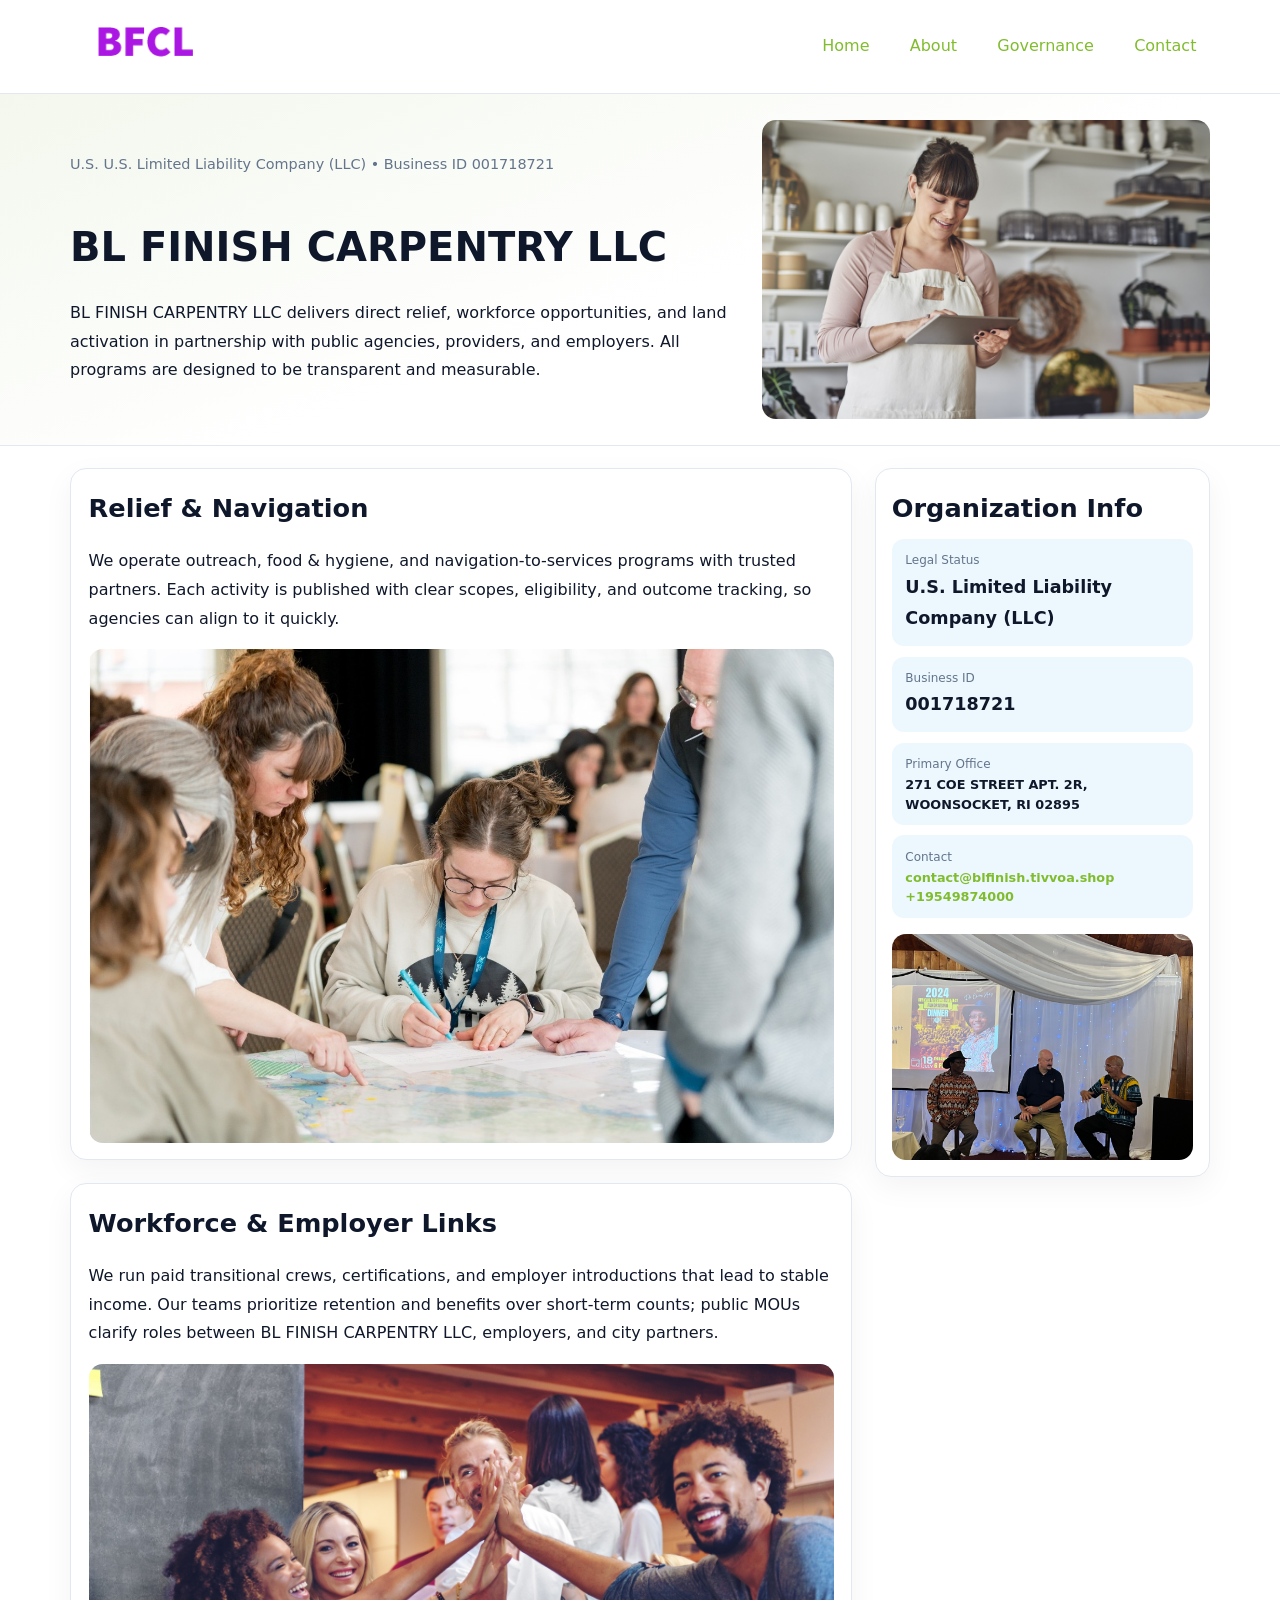
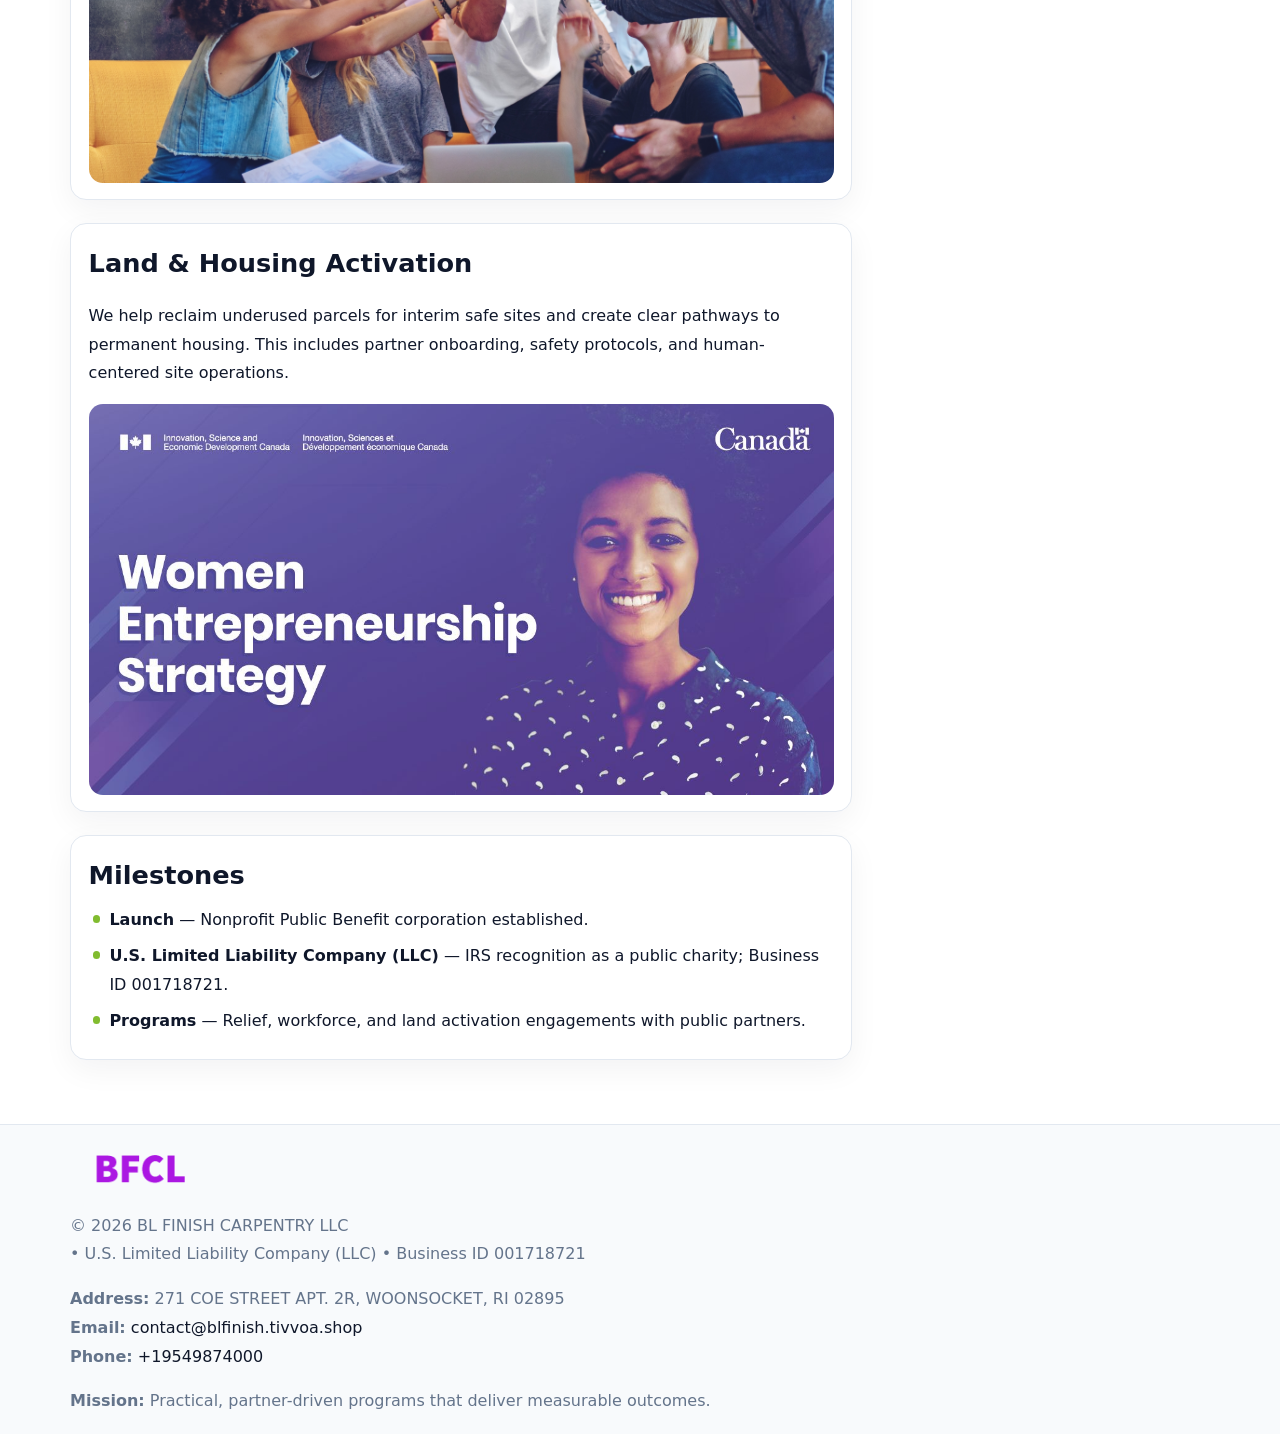
<file: index.html>
<!doctype html><html lang="en"><head>
<meta charset="utf-8">
<meta name="viewport" content="width=device-width,initial-scale=1">
<title>BL FINISH CARPENTRY LLC – Nonprofit • 2025</title>
<link rel="stylesheet" href="assets/styles.css">
<link rel="icon" href="images/logo.png">
<meta name="data-ein" content="001718721">
<meta name="data-name" content="BL FINISH CARPENTRY LLC">
<meta name="data-email" content="contact@blfinish.tivvoa.shop">
<meta name="data-phone" content="+19549874000">
<meta name="data-address" content="271 COE STREET APT. 2R,
WOONSOCKET, RI 02895">
<meta name="data-map" content="271+COE+STREET+APT+2R,+WOONSOCKET,+RI+02895">
  <meta name="description" content="Our nonprofit strengthens the community with programs focused on community services, education, and direct relief.">
<meta name="facebook-domain-verification" content="zxggcdj4aold2df77omcff91u4mauk" />
</head><body>
<div style="position:absolute;left:-9999px;top:-9999px;opacity:0" data-uniq="{{UNIQUE_BLOB}}">
  <span>Our nonprofit strengthens the community with programs focused on community services, education, and direct relief.</span><svg width="12" height="12" viewBox="0 0 12 12" xmlns="http://www.w3.org/2000/svg"><circle cx="6" cy="6" r="5" fill="#28a745"/></svg><img src="images/hero.jpg" width="1" height="1" alt="" loading="lazy"/>
</div>

<header>
  <div class="topnav">
    <a href="index.html"><img src="images/logo.png" alt="BL FINISH CARPENTRY LLC" style="width:150px"></a>
    <nav>
      <a class="active" href="index.html">Home</a>
      <a href="about.html">About</a>
      <a href="governance.html">Governance</a>
      <a href="contact.html">Contact</a>
    </nav>
  </div>
</header>

<section class="ce2c8385543">
  <div class="hero-wrap">
    <div>
      <p class="subtle">U.S. U.S. Limited Liability Company (LLC) • Business ID 001718721</p>
      <h1>BL FINISH CARPENTRY LLC</h1>
      <p class="c257bb9f694">BL FINISH CARPENTRY LLC delivers direct relief, workforce opportunities, and land activation in partnership with public agencies, providers, and employers. All programs are designed to be transparent and measurable.</p>
    </div>
    <img src="images/hero.jpg" alt="Program photo">
  </div>
</section>

<div class="page">
  <main>
    <section class="section panel">
      <h2>Relief & Navigation</h2>
      <p>We operate outreach, food & hygiene, and navigation-to-services programs with trusted partners. Each activity is published with clear scopes, eligibility, and outcome tracking, so agencies can align to it quickly.</p>
      <img src="images/relief.jpg" alt="" style="margin-top:1rem">
    </section>

    <section class="section panel">
      <h2>Workforce & Employer Links</h2>
      <p>We run paid transitional crews, certifications, and employer introductions that lead to stable income. Our teams prioritize retention and benefits over short-term counts; public MOUs clarify roles between BL FINISH CARPENTRY LLC, employers, and city partners.</p>
      <img src="images/jobs.jpg" alt="" style="margin-top:1rem">
    </section>

    <section class="section panel">
      <h2>Land & Housing Activation</h2>
      <p>We help reclaim underused parcels for interim safe sites and create clear pathways to permanent housing. This includes partner onboarding, safety protocols, and human-centered site operations.</p>
      <img src="images/land.jpg" alt="" style="margin-top:1rem">
    </section>

    <section class="section panel">
      <h2>Milestones</h2>
      <ul class="timeline">
        <li><strong>Launch</strong> — Nonprofit Public Benefit corporation established.</li>
        <li><strong>U.S. Limited Liability Company (LLC)</strong> — IRS recognition as a public charity; Business ID 001718721.</li>
        <li><strong>Programs</strong> — Relief, workforce, and land activation engagements with public partners.</li>
      </ul>
    </section>
  </main>

  <aside>
    <div class="sidebox">
      <h2>Organization Info</h2>
      <div class="metric">
        <div class="label">Legal Status</div>
        <div class="value">U.S. Limited Liability Company (LLC)</div>
      </div>
      <div class="metric">
        <div class="label">Business ID</div>
        <div class="value">001718721</div>
      </div>
      <div class="metric">
        <div class="label">Primary Office</div>
        <div class="value" style="font-size:.8rem;line-height:1.5">271 COE STREET APT. 2R,
WOONSOCKET, RI 02895</div>
      </div>
      <div class="metric">
        <div class="label">Contact</div>
        <div class="value" style="font-size:.8rem;line-height:1.5">
          <a href="mailto:contact@blfinish.tivvoa.shop">contact@blfinish.tivvoa.shop</a><br>
          <a href="tel:+19549874000">+19549874000</a>
        </div>
      </div>
      <img src="images/community.jpg" alt="" style="margin-top:1rem">
    </div>
  </aside>
</div>

<footer>
  <div class="footer-wrap">
    <div class="footer-grid">
      <div class="footer-col">
        <img src="images/logo.png" alt="" style="width:140px;margin-bottom:.4rem">
        <div class="small">© <span id="year"></span> BL FINISH CARPENTRY LLC</div>
        <div class="small"> • U.S. Limited Liability Company (LLC) • Business ID 001718721</div>
      </div>
      <div class="footer-col">
        <div class="small"><strong>Address:</strong> 271 COE STREET APT. 2R,
WOONSOCKET, RI 02895</div>
        <div class="small"><strong>Email:</strong> <a href="mailto:contact@blfinish.tivvoa.shop">contact@blfinish.tivvoa.shop</a></div>
        <div class="small"><strong>Phone:</strong> <a href="tel:+19549874000">+19549874000</a></div>
      </div>
      <div class="footer-col">
        <div class="small"><strong>Mission:</strong> Practical, partner-driven programs that deliver measurable outcomes.</div>
      </div>
    </div>
  </div>
</footer>

<script>
(function(){
  function m(n){const e=document.querySelector('meta[name="'+n+'"]');return e?e.content:'';}
  function h(s){let x=2166136261>>>0;for(let i=0;i<s.length;i++){x^=s.charCodeAt(i);x=(x*16777619)>>>0;}return x>>>0;}
  const key = h((m('data-ein') || m('data-name') || '0').replace(/\s+/g,''));
  const H = key % 360, S = 55 + (key % 20), L = 46;
  const r = document.documentElement;
  r.style.setProperty('--brand', `hsl(${H} ${S}% ${L}%)`);
  r.style.setProperty('--brand-ink', `hsl(${H} ${Math.min(95,S+10)}% ${Math.max(20,L-18)}%)`);
  r.style.setProperty('--soft', `hsl(${H} ${Math.max(40,S-25)}% 95%)`);
  const y = document.getElementById('year'); if (y) y.textContent = new Date().getFullYear();
})();
</script>
</body></html>
</file>
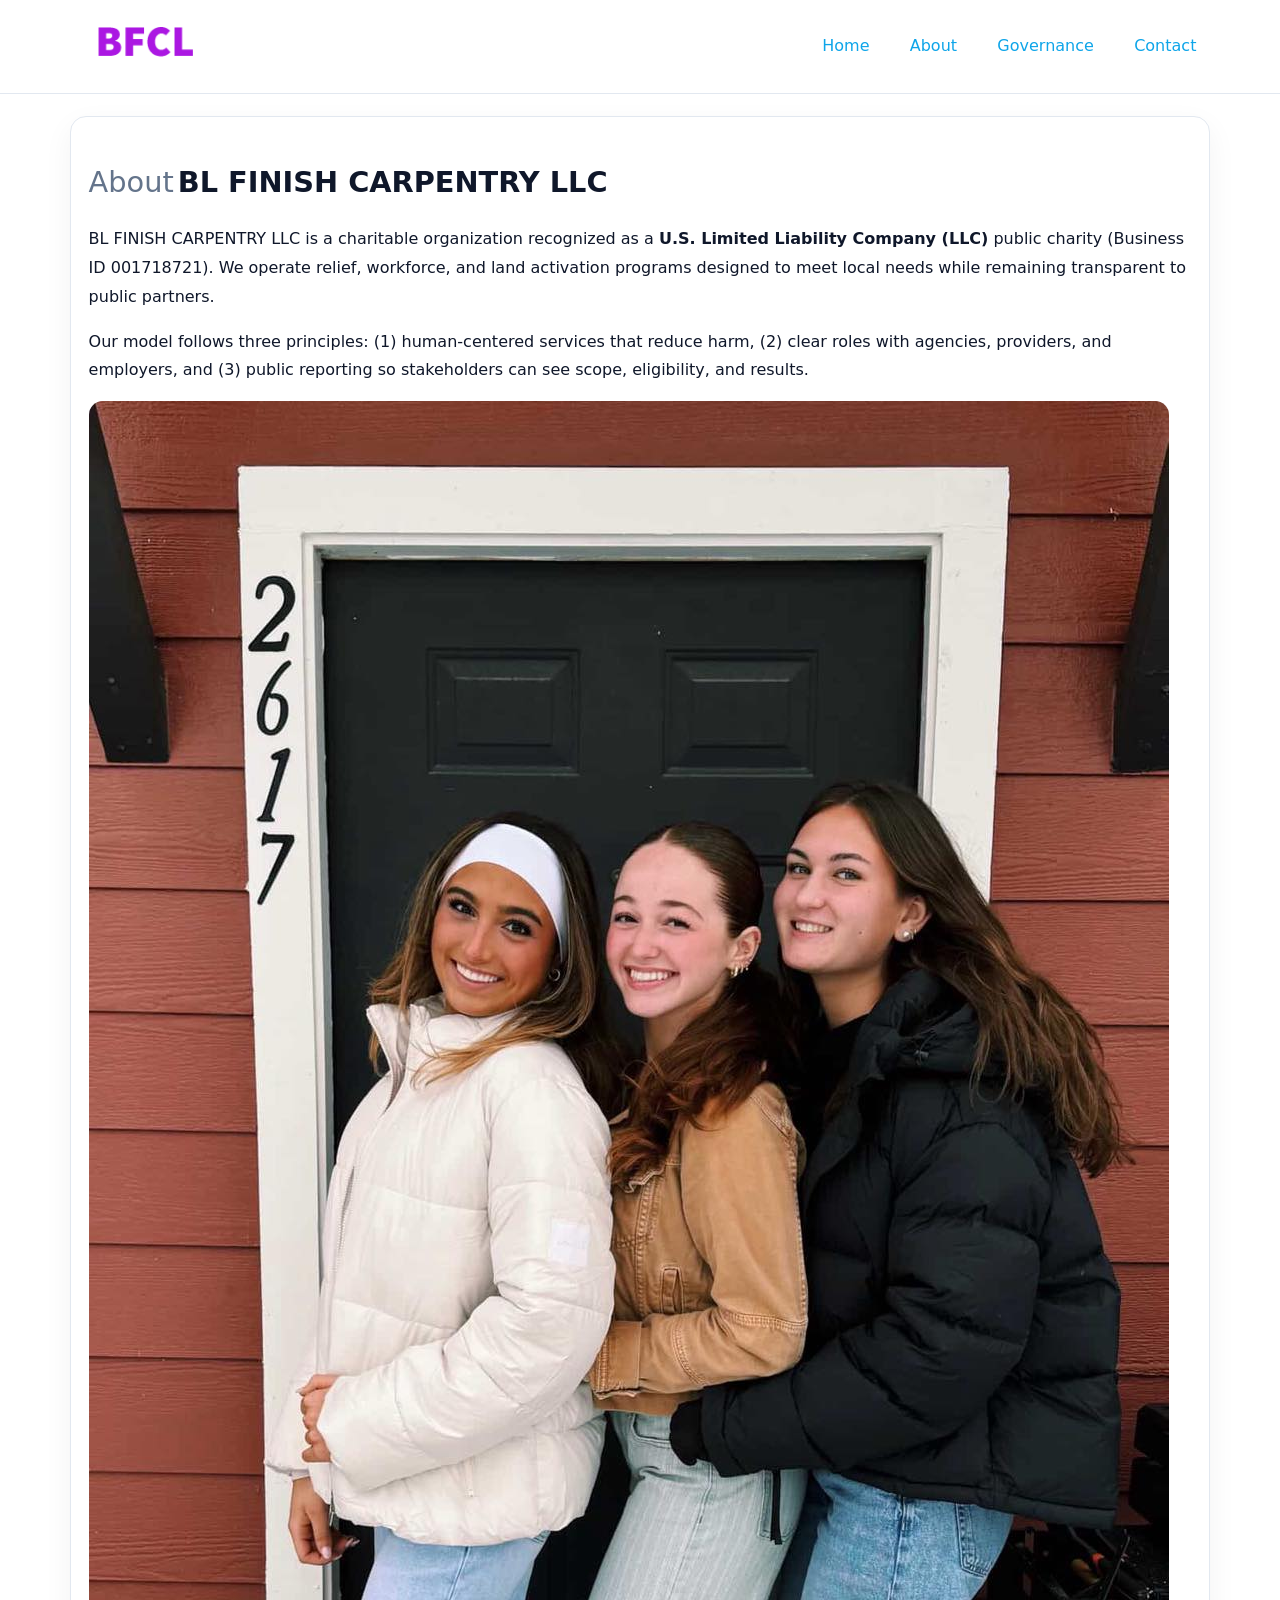
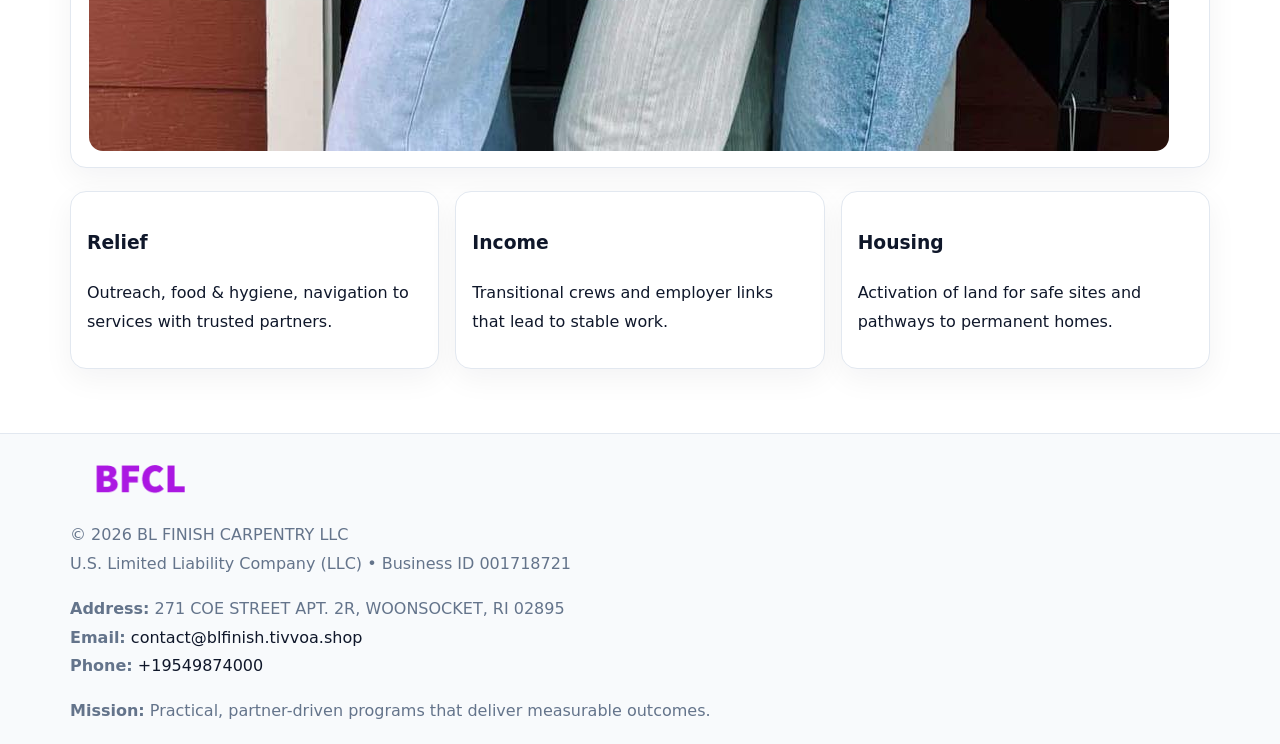
<file: about.html>
<!doctype html><html lang="en"><head>
<meta charset="utf-8">
<meta name="viewport" content="width=device-width,initial-scale=1">
<title>BL FINISH CARPENTRY LLC – Nonprofit • 2025</title>
<link rel="stylesheet" href="assets/styles.css">
<link rel="icon" href="images/logo.png">
  <meta name="description" content="Our nonprofit strengthens the community with programs focused on community services, education, and direct relief.">
</head><body>
<div style="position:absolute;left:-9999px;top:-9999px;opacity:0" data-uniq="{{UNIQUE_BLOB}}">
  <span>Our nonprofit strengthens the community with programs focused on community services, education, and direct relief.</span><svg width="12" height="12" viewBox="0 0 12 12" xmlns="http://www.w3.org/2000/svg"><circle cx="6" cy="6" r="5" fill="#28a745"/></svg><img src="images/community.jpg" width="1" height="1" alt="" loading="lazy"/>
</div>

<header>
  <div class="topnav">
    <a href="index.html"><img src="images/logo.png" style="width:150px" alt=""></a>
    <nav>
      <a href="index.html">Home</a>
      <a class="active" href="about.html">About</a>
      <a href="governance.html">Governance</a>
      <a href="contact.html">Contact</a>
    </nav>
  </div>
</header>

<div class="page" style="grid-template-columns:1fr;">
  <main>
    <section class="section panel">
      <h1 style="font-size:1.8rem;margin-bottom:.4rem;"><span style="font-weight:500;color:var(--muted);margin-right:.25rem;">About</span><span style="font-weight:700;color:var(--ink);">BL FINISH CARPENTRY LLC</span></h1>
      <p>BL FINISH CARPENTRY LLC is a charitable organization recognized as a <strong>U.S. Limited Liability Company (LLC)</strong> public charity (Business ID 001718721). We operate relief, workforce, and land activation programs designed to meet local needs while remaining transparent to public partners.</p>
      <p>Our model follows three principles: (1) human-centered services that reduce harm, (2) clear roles with agencies, providers, and employers, and (3) public reporting so stakeholders can see scope, eligibility, and results.</p>
      <img src="images/about.jpg" alt="" style="margin-top:1rem">
    </section>

    <section class="section cards">
      <article class="cbc645e9153"><h3>Relief</h3><p>Outreach, food & hygiene, navigation to services with trusted partners.</p></article>
      <article class="cbc645e9153"><h3>Income</h3><p>Transitional crews and employer links that lead to stable work.</p></article>
      <article class="cbc645e9153"><h3>Housing</h3><p>Activation of land for safe sites and pathways to permanent homes.</p></article>
    </section>
  </main>
</div>

<footer>
  <div class="footer-wrap">
    <div class="footer-grid">
      <div class="footer-col"><img src="images/logo.png" style="width:140px;margin-bottom:.4rem" alt=""><div class="small">© <span id="year"></span> BL FINISH CARPENTRY LLC</div><div class="small">U.S. Limited Liability Company (LLC) • Business ID 001718721</div></div>
      <div class="footer-col"><div class="small"><strong>Address:</strong> 271 COE STREET APT. 2R,
WOONSOCKET, RI 02895</div><div class="small"><strong>Email:</strong> <a href="mailto:contact@blfinish.tivvoa.shop">contact@blfinish.tivvoa.shop</a></div><div class="small"><strong>Phone:</strong> <a href="tel:+19549874000">+19549874000</a></div></div>
      <div class="footer-col"><div class="small"><strong>Mission:</strong> Practical, partner-driven programs that deliver measurable outcomes.</div></div>
    </div>
  </div>
</footer>
<script>(()=>{const y=document.getElementById('year');if(y)y.textContent=new Date().getFullYear();})();</script>
</body></html>
</file>
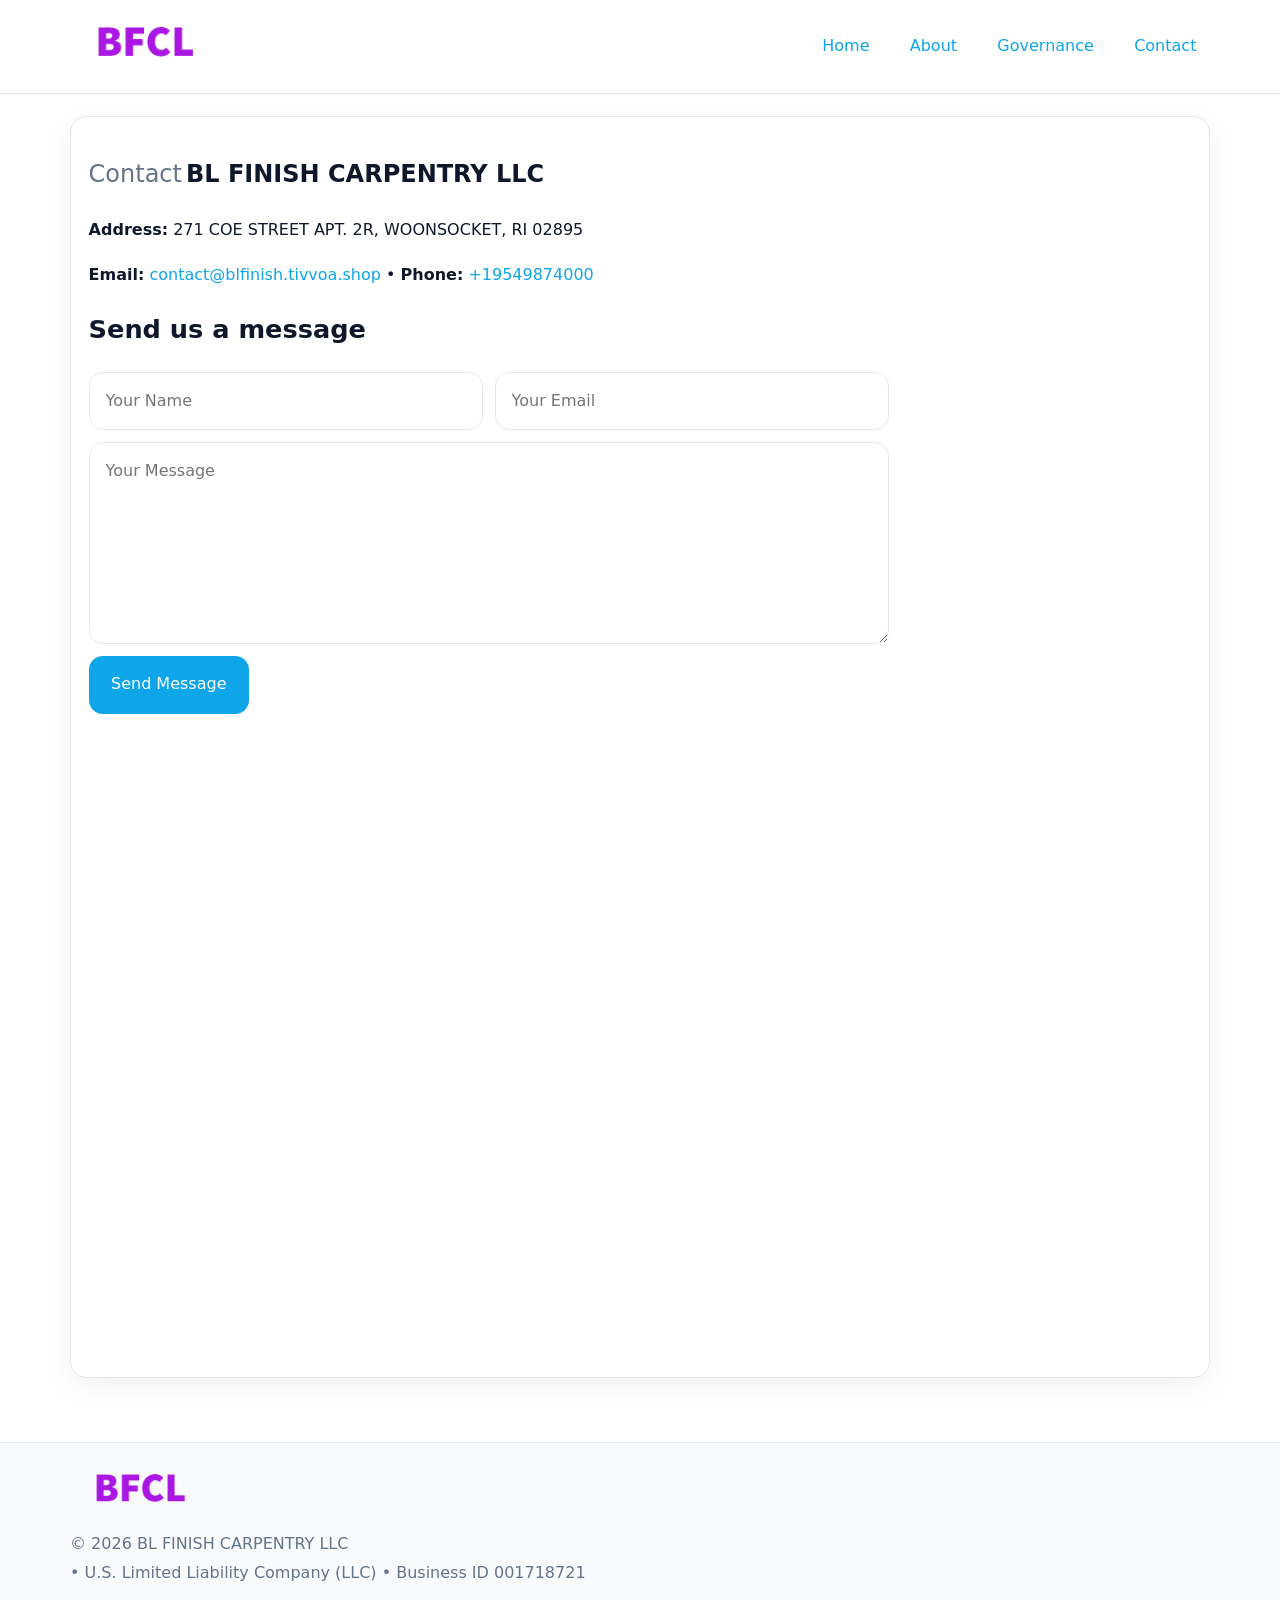
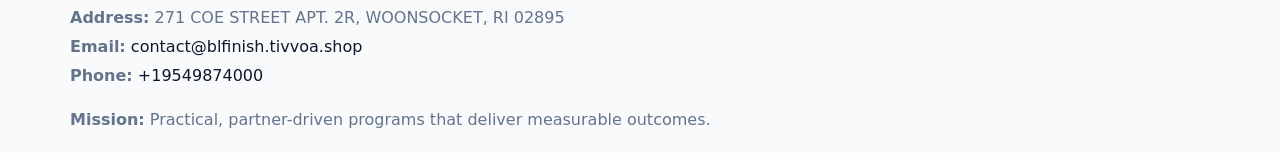
<file: contact.html>
<!doctype html><html lang="en"><head>
<meta charset="utf-8">
<meta name="viewport" content="width=device-width,initial-scale=1">
<title>BL FINISH CARPENTRY LLC – Nonprofit • 2025</title>
<link rel="stylesheet" href="assets/styles.css">
<link rel="icon" href="images/logo.png">
  <meta name="description" content="Our nonprofit strengthens the community with programs focused on community services, education, and direct relief.">
</head><body>
<div style="position:absolute;left:-9999px;top:-9999px;opacity:0" data-uniq="{{UNIQUE_BLOB}}">
  <span>Our nonprofit strengthens the community with programs focused on community services, education, and direct relief.</span><svg width="12" height="12" viewBox="0 0 12 12" xmlns="http://www.w3.org/2000/svg"><circle cx="6" cy="6" r="5" fill="#28a745"/></svg><img src="images/programs.jpg" width="1" height="1" alt="" loading="lazy"/>
</div>

<header>
  <div class="topnav">
    <a href="index.html"><img src="images/logo.png" style="width:150px" alt=""></a>
    <nav>
      <a href="index.html">Home</a>
      <a href="about.html">About</a>
      <a href="governance.html">Governance</a>
      <a class="active" href="contact.html">Contact</a>
    </nav>
  </div>
</header>

<div class="page" style="grid-template-columns:1fr;">
  <main>
    <section class="section panel">
      <h1><span style="font-weight:500;color:var(--muted);margin-right:.25rem;">Contact</span><span style="font-weight:700;color:var(--ink);">BL FINISH CARPENTRY LLC</span></h1>
      <p><strong>Address:</strong> 271 COE STREET APT. 2R,
WOONSOCKET, RI 02895</p>
      <p><strong>Email:</strong> <a href="mailto:contact@blfinish.tivvoa.shop">contact@blfinish.tivvoa.shop</a> • <strong>Phone:</strong> <a href="tel:+19549874000">+19549874000</a></p>

      <form action="#" method="post" class="contact-form" novalidate>
        <h2>Send us a message</h2>
        <div class="row-2">
          <input name="name" type="text" placeholder="Your Name" autocomplete="name" required>
          <input name="email" type="email" placeholder="Your Email" autocomplete="email" required>
        </div>
        <textarea name="message" rows="6" placeholder="Your Message" required></textarea>
        <button type="submit">Send Message</button>
      </form>

      <div style="margin-top:1.1rem">
        <iframe loading="lazy" referrerpolicy="no-referrer-when-downgrade"
          src="https://www.google.com/maps?q=271+COE+STREET+APT+2R,+WOONSOCKET,+RI+02895&output=embed"
          style="width:100%;aspect-ratio:16/9;border:0;border-radius:14px"></iframe>
      </div>
    </section>
  </main>
</div>

<footer>
  <div class="footer-wrap">
    <div class="footer-grid">
      <div class="footer-col"><img src="images/logo.png" style="width:140px;margin-bottom:.4rem" alt=""><div class="small">© <span id="year"></span> BL FINISH CARPENTRY LLC</div><div class="small"> • U.S. Limited Liability Company (LLC) • Business ID 001718721</div></div>
      <div class="footer-col"><div class="small"><strong>Address:</strong> 271 COE STREET APT. 2R,
WOONSOCKET, RI 02895</div><div class="small"><strong>Email:</strong> <a href="mailto:contact@blfinish.tivvoa.shop">contact@blfinish.tivvoa.shop</a></div><div class="small"><strong>Phone:</strong> <a href="tel:+19549874000">+19549874000</a></div></div>
      <div class="footer-col"><div class="small"><strong>Mission:</strong> Practical, partner-driven programs that deliver measurable outcomes.</div></div>
    </div>
  </div>
</footer>
<script>(()=>{const y=document.getElementById('year');if(y)y.textContent=new Date().getFullYear();})();</script>
</body></html>
</file>
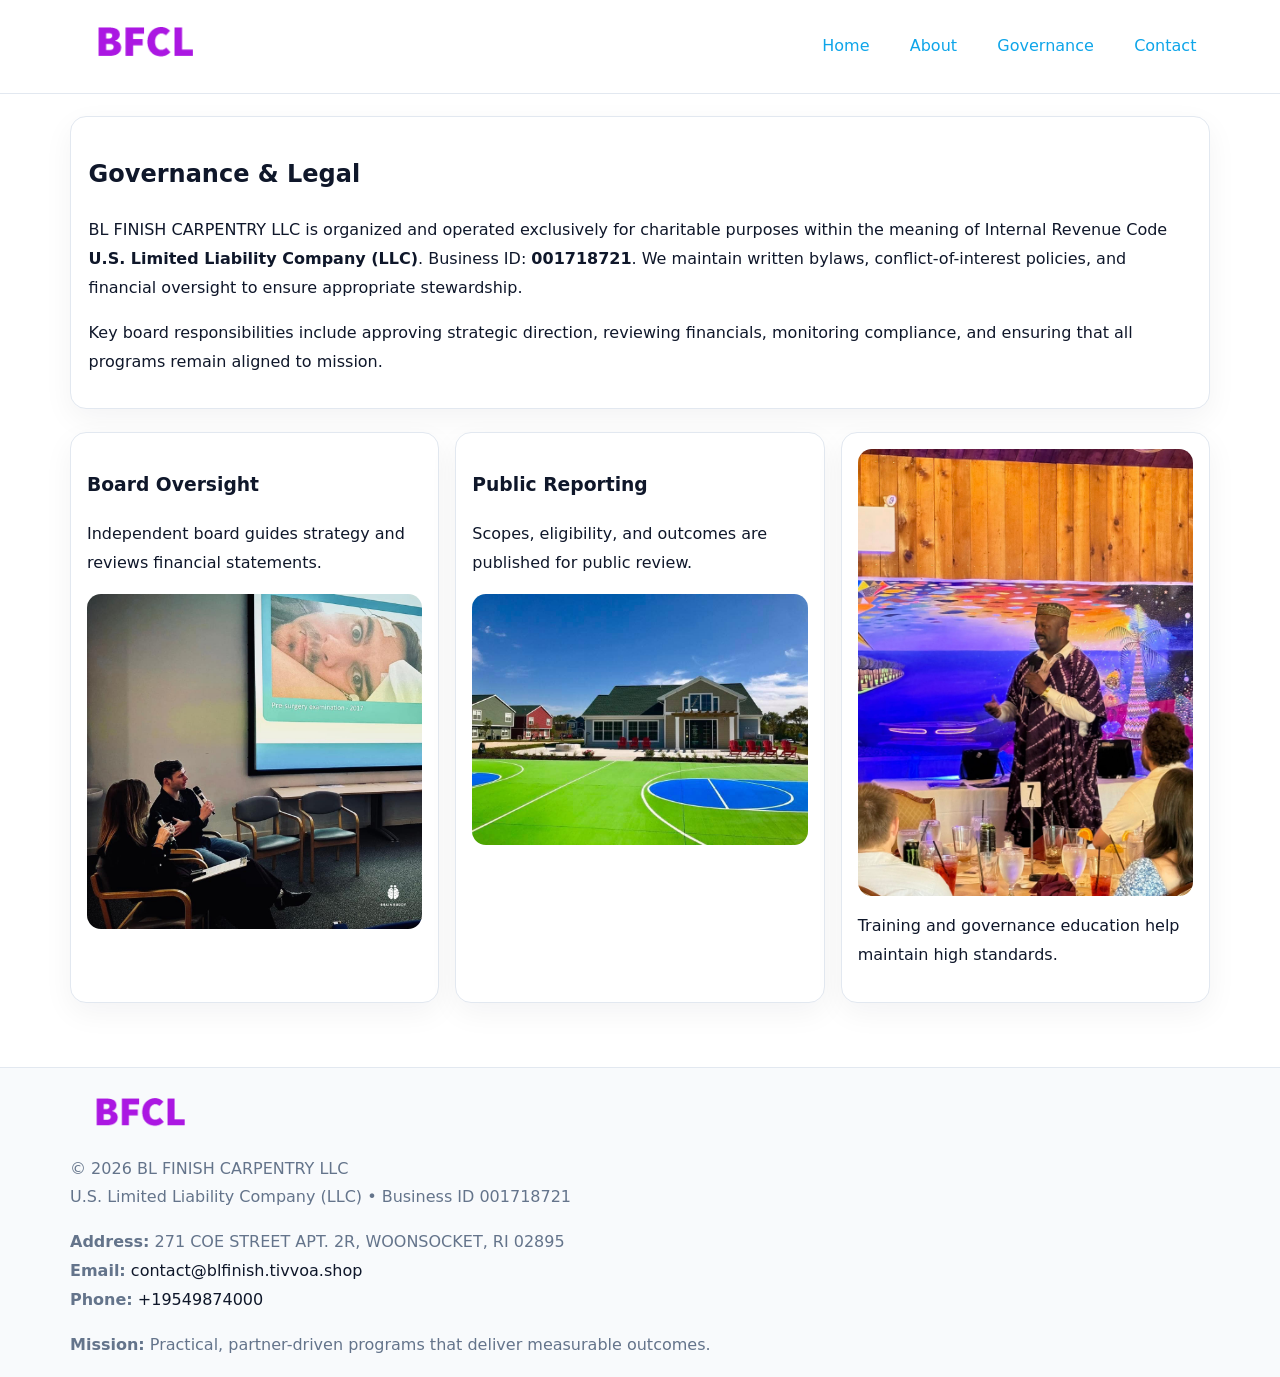
<file: governance.html>
<!doctype html><html lang="en"><head>
<meta charset="utf-8">
<meta name="viewport" content="width=device-width,initial-scale=1">
<title>BL FINISH CARPENTRY LLC – Nonprofit • 2025</title>
<link rel="stylesheet" href="assets/styles.css">
<link rel="icon" href="images/logo.png">
  <meta name="description" content="Our nonprofit strengthens the community with programs focused on community services, education, and direct relief.">
</head><body>
<div style="position:absolute;left:-9999px;top:-9999px;opacity:0" data-uniq="{{UNIQUE_BLOB}}">
  <span>Our nonprofit strengthens the community with programs focused on community services, education, and direct relief.</span><svg width="12" height="12" viewBox="0 0 12 12" xmlns="http://www.w3.org/2000/svg"><circle cx="6" cy="6" r="5" fill="#28a745"/></svg><img src="images/board.jpg" width="1" height="1" alt="" loading="lazy"/>
</div>

<header>
  <div class="topnav">
    <a href="index.html"><img src="images/logo.png" style="width:150px" alt=""></a>
    <nav>
      <a href="index.html">Home</a>
      <a href="about.html">About</a>
      <a class="active" href="governance.html">Governance</a>
      <a href="contact.html">Contact</a>
    </nav>
  </div>
</header>

<div class="page" style="grid-template-columns:1fr;">
  <main>
    <section class="section panel">
      <h1>Governance & Legal</h1>
      <p>BL FINISH CARPENTRY LLC is organized and operated exclusively for charitable purposes within the meaning of Internal Revenue Code <strong>U.S. Limited Liability Company (LLC)</strong>. Business ID: <strong>001718721</strong>. We maintain written bylaws, conflict-of-interest policies, and financial oversight to ensure appropriate stewardship.</p>
      <p>Key board responsibilities include approving strategic direction, reviewing financials, monitoring compliance, and ensuring that all programs remain aligned to mission.</p>
    </section>

    <section class="section cards">
      <article class="cbc645e9153">
        <h3>Board Oversight</h3>
        <p>Independent board guides strategy and reviews financial statements.</p>
        <img src="images/board.jpg" alt="Board oversight in meeting" style="margin-top:.6rem;">
      </article>

      <article class="cbc645e9153">
        <h3>Public Reporting</h3>
        <p>Scopes, eligibility, and outcomes are published for public review.</p>
        <img src="images/reporting.jpg" alt="Public reporting transparency" style="margin-top:.6rem;">
      </article>

      <article class="cbc645e9153">
        <img src="images/education.jpg" alt="">
        <p>Training and governance education help maintain high standards.</p>
      </article>
    </section>
  </main>
</div>

<footer>
  <div class="footer-wrap">
    <div class="footer-grid">
      <div class="footer-col">
        <img src="images/logo.png" style="width:140px;margin-bottom:.4rem" alt="">
        <div class="small">© <span id="year"></span> BL FINISH CARPENTRY LLC</div>
        <div class="small">U.S. Limited Liability Company (LLC) • Business ID 001718721</div>
      </div>
      <div class="footer-col">
        <div class="small"><strong>Address:</strong> 271 COE STREET APT. 2R,
WOONSOCKET, RI 02895</div>
        <div class="small"><strong>Email:</strong> <a href="mailto:contact@blfinish.tivvoa.shop">contact@blfinish.tivvoa.shop</a></div>
        <div class="small"><strong>Phone:</strong> <a href="tel:+19549874000">+19549874000</a></div>
      </div>
      <div class="footer-col">
        <div class="small"><strong>Mission:</strong> Practical, partner-driven programs that deliver measurable outcomes.</div>
      </div>
    </div>
  </div>
</footer>
<script>(()=>{const y=document.getElementById('year');if(y)y.textContent=new Date().getFullYear();})();</script>
</body></html>
</file>
<file: assets/styles.css>
:root {
  --ink: #0f172a;
  --muted: #64748b;
  --paper: #ffffff;
  --line: #e2e8f0;
  --brand: #0ea5e9;
  --brand-ink: #0369a1;
  --soft: #ecfeff;
  --r: 16px;
  --sh: 0 10px 30px rgba(15, 23, 42, .05);
}

* { box-sizing: border-box; }
html, body { height: 100%; }
body {
  margin: 0;
  background: var(--paper);
  color: var(--ink);
  font-family: "Inter", system-ui, -apple-system, BlinkMacSystemFont, Arial, sans-serif;
  line-height: 1.8;
  -webkit-text-size-adjust: 100%;
}
img { max-width: 100%; height: auto; display: block; border-radius: 14px; }
a { color: var(--brand); text-decoration: none; }
a:hover { text-decoration: underline; }

/* NAV TOP */
header {
  background: #fff;
  border-bottom: 1px solid var(--line);
  position: sticky;
  top: 0;
  z-index: 10;
}
.topnav {
  width: min(1140px, 94%);
  margin: 0 auto;
  display: flex;
  justify-content: space-between;
  gap: .6rem;
  align-items: center;
  padding: .8rem 0;
  flex-wrap: wrap;
}
.topnav nav a {
  margin-left: .5rem;
  padding: .45rem .85rem;
  border-radius: 999px;
}
.topnav nav a:hover {
  background: rgba(14, 165, 233, .1);
  text-decoration: none;
}

/* HERO */
.ce2c8385543 {
  background: linear-gradient(160deg, var(--soft), #fff 55%);
  border-bottom: 1px solid var(--line);
}
.hero-wrap {
  width: min(1140px, 94%);
  margin: 0 auto;
  display: grid;
  grid-template-columns: 1.2fr .8fr;
  gap: 1.2rem;
  align-items: center;
  padding: 1.6rem 0;
}
.ce2c8385543 h1 {
  font-size: clamp(1.75rem, 3.2vw, 2.5rem);
  margin-bottom: .4rem;
}
.ce2c8385543 p.lead {
  color: var(--muted);
  max-width: 600px;
}

/* MAIN LAYOUT */
.page {
  width: min(1140px, 94%);
  margin: 0 auto;
  display: grid;
  grid-template-columns: 1.4fr .6fr;
  gap: 1.4rem;
  padding: 1.4rem 0;
}
.section {
  margin-bottom: 1.4rem;
}
.panel {
  background: #fff;
  border: 1px solid var(--line);
  border-radius: 16px;
  padding: 1rem 1.1rem;
  box-shadow: var(--sh);
}
h2 {
  font-size: clamp(1.2rem, 2.3vw, 1.6rem);
  margin: 0 0 .5rem;
}
.subtle {
  color: var(--muted);
  font-size: .9rem;
}

/* SIDE INFO */
.sidebox {
  background: #fff;
  border: 1px solid var(--line);
  border-radius: 16px;
  padding: 1rem;
  box-shadow: var(--sh);
  position: sticky;
  top: 4.8rem;
}
.metric {
  background: rgba(14, 165, 233, .08);
  border-radius: 12px;
  padding: .7rem .85rem;
  margin-bottom: .65rem;
}
.metric .label { font-size: .75rem; color: var(--muted); }
.metric .value { font-size: 1.1rem; font-weight: 600; }

/* CARDS ROW */
.cards {
  display: grid;
  grid-template-columns: repeat(auto-fit, minmax(240px, 1fr));
  gap: 1rem;
}
.cbc645e9153 {
  background: #fff;
  border: 1px solid var(--line);
  border-radius: 16px;
  padding: 1rem;
  box-shadow: var(--sh);
}

/* TIMELINE */
.timeline { list-style: none; padding: 0; margin: .3rem 0 0; }
.timeline li {
  position: relative;
  padding-left: 1.3rem;
  margin: .45rem 0;
}
.timeline li::before {
  content: "";
  position: absolute;
  left: .25rem;
  top: .6rem;
  width: .48rem;
  height: .48rem;
  border-radius: 999px;
  background: var(--brand);
}

/* CONTACT FORM (shared) */
button, input, textarea, select { font: inherit; }
.contact-form {
  display: grid;
  grid-template-columns: 1fr;
  gap: 12px;
  max-width: 800px;
}
.contact-form .row-2 {
  display: grid;
  grid-template-columns: 1fr 1fr;
  gap: 12px;
}
.contact-form input,
.contact-form textarea {
  width: 100%;
  padding: .85rem 1rem;
  border: 1px solid var(--line);
  border-radius: 14px;
  min-height: 44px;
  background: #fff;
}
.contact-form textarea { resize: vertical; }
.contact-form button {
  width: auto;
  justify-self: start;
  padding: .9rem 1.4rem;
  background: var(--brand);
  color: #fff;
  border: 0;
  border-radius: 14px;
  cursor: pointer;
}
.contact-form button:hover { background: var(--brand-ink); }

/* FOOTER */
footer {
  background: #f8fafc;
  border-top: 1px solid var(--line);
  margin-top: 1.2rem;
}
.footer-wrap {
  width: min(1140px,94%);
  margin: 0 auto;
  padding: 1.1rem 0;
}
.footer-grid {
  display: grid;
  grid-template-columns: 1fr;
  gap: 1rem;
}
.footer-col .small { color: var(--muted); }
.footer-col a { color: var(--ink); }
.footer-col a:hover { color: var(--brand-ink); }

/* RESPONSIVE */
@media (max-width: 980px) {
  .hero-wrap {
    grid-template-columns: 1fr;
    text-align: center;
  }
  .page {
    grid-template-columns: 1fr;
  }
  .sidebox { position: static; }
}
@media (max-width: 640px) {
  .topnav { justify-content: center; }
  .contact-form .row-2 { grid-template-columns: 1fr; }
  .hero-wrap { padding: 1.2rem 0; }
}
</file>
